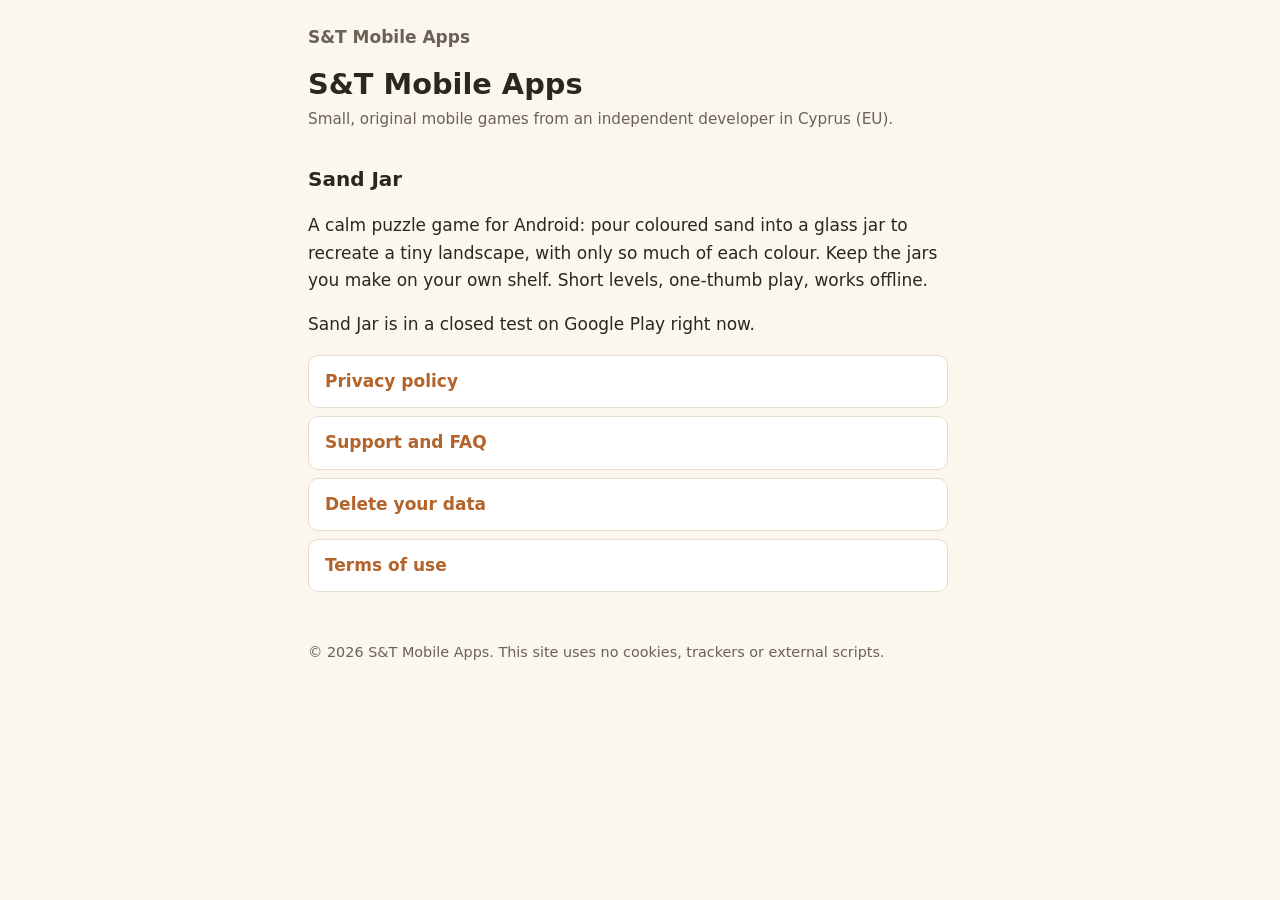
<file: index.html>
<!doctype html>
<html lang="en">
<head>
<meta charset="utf-8">
<meta name="viewport" content="width=device-width, initial-scale=1">
<title>S&amp;T Mobile Apps</title>
<meta name="description" content="S&amp;T Mobile Apps: small, original mobile games. Home of Sand Jar.">
<link rel="stylesheet" href="style.css">
</head>
<body>
<header><a class="home" href="./">S&amp;T Mobile Apps</a></header>
<main>
<h1>S&amp;T Mobile Apps</h1>
<p class="meta">Small, original mobile games from an independent developer in Cyprus (EU).</p>

<h2>Sand Jar</h2>
<p>A calm puzzle game for Android: pour coloured sand into a glass jar to recreate a tiny landscape, with only so much of each colour. Keep the jars you make on your own shelf. Short levels, one-thumb play, works offline.</p>
<p>Sand Jar is in a closed test on Google Play right now.</p>
<ul class="links">
  <li><a href="sandjar/privacy.html">Privacy policy</a></li>
  <li><a href="sandjar/support.html">Support and FAQ</a></li>
  <li><a href="sandjar/delete-data.html">Delete your data</a></li>
  <li><a href="sandjar/terms.html">Terms of use</a></li>
</ul>
</main>
<footer>&copy; 2026 S&amp;T Mobile Apps. This site uses no cookies, trackers or external scripts.</footer>
</body>
</html>
</file>
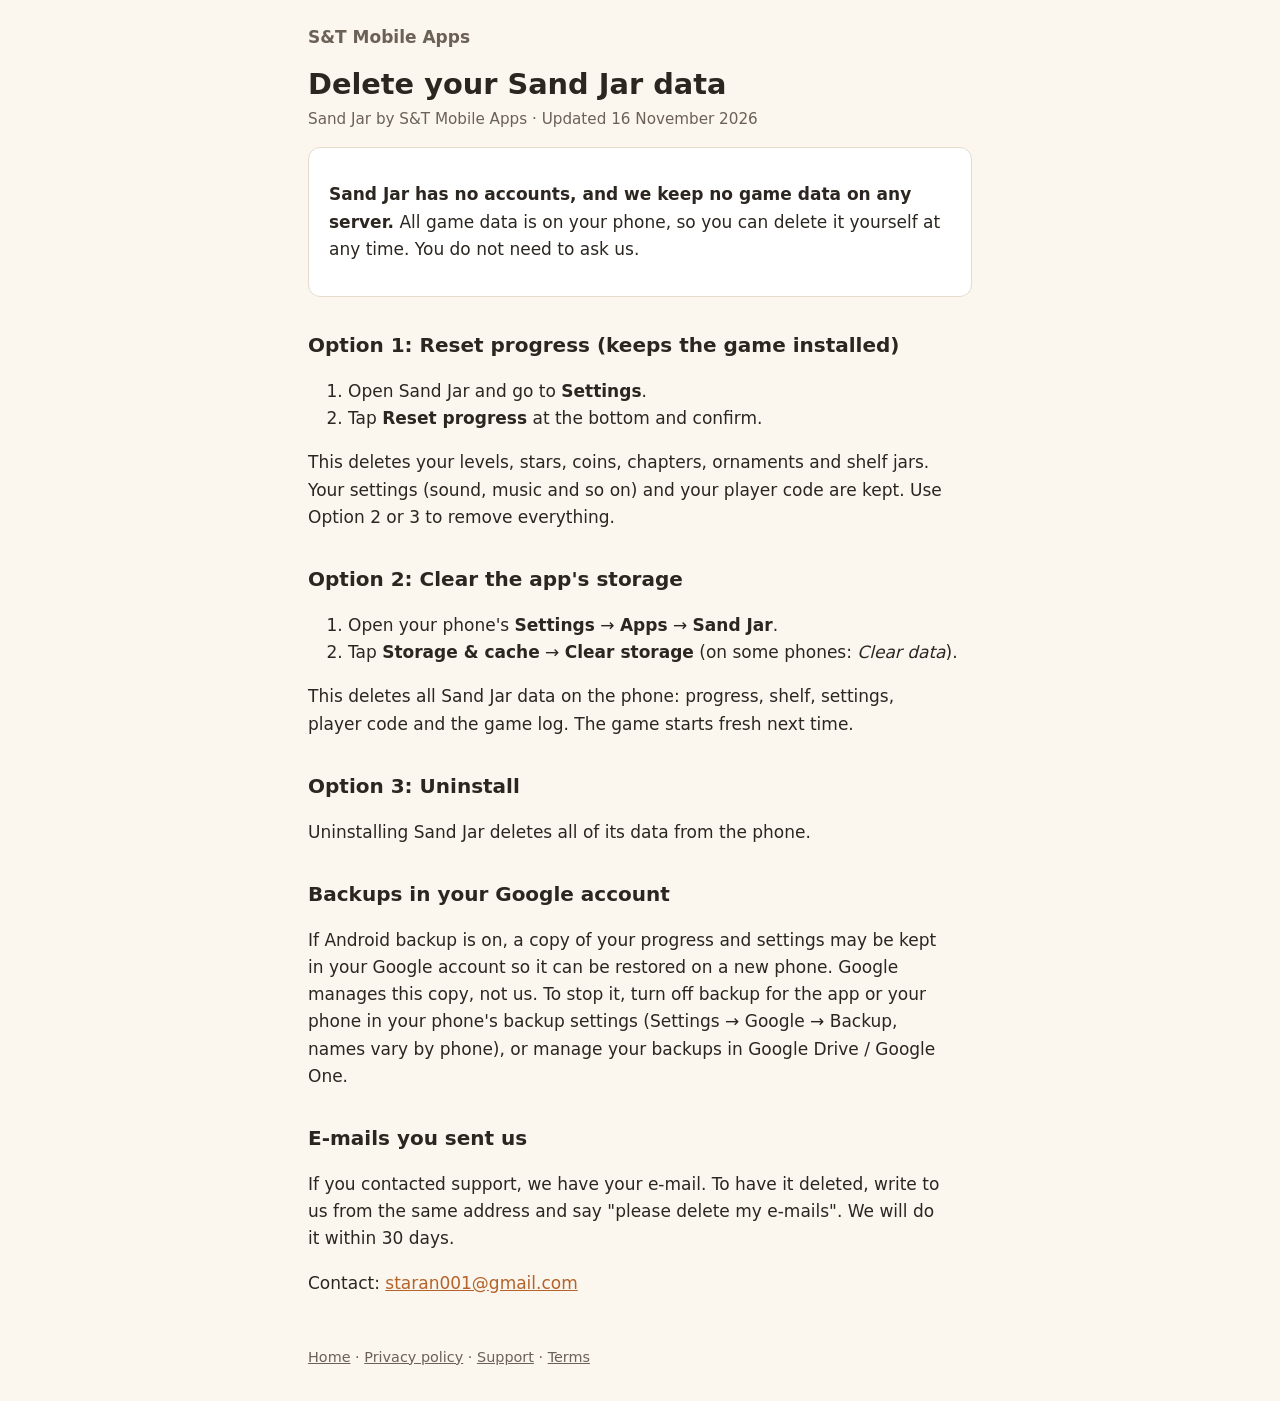
<file: sandjar/delete-data.html>
<!doctype html>
<html lang="en">
<head>
<meta charset="utf-8">
<meta name="viewport" content="width=device-width, initial-scale=1">
<title>Sand Jar: Delete your data</title>
<meta name="description" content="How to delete your Sand Jar game data.">
<link rel="stylesheet" href="../style.css">
</head>
<body>
<header><a class="home" href="../">S&amp;T Mobile Apps</a></header>
<main>
<h1>Delete your Sand Jar data</h1>
<p class="meta">Sand Jar by S&amp;T Mobile Apps &middot; Updated 16 November 2026</p>

<div class="card">
<p><strong>Sand Jar has no accounts, and we keep no game data on any server.</strong> All game data is on your phone, so you can delete it yourself at any time. You do not need to ask us.</p>
</div>

<h2>Option 1: Reset progress (keeps the game installed)</h2>
<ol>
  <li>Open Sand Jar and go to <strong>Settings</strong>.</li>
  <li>Tap <strong>Reset progress</strong> at the bottom and confirm.</li>
</ol>
<p>This deletes your levels, stars, coins, chapters, ornaments and shelf jars. Your settings (sound, music and so on) and your player code are kept. Use Option 2 or 3 to remove everything.</p>

<h2>Option 2: Clear the app's storage</h2>
<ol>
  <li>Open your phone's <strong>Settings</strong> &rarr; <strong>Apps</strong> &rarr; <strong>Sand Jar</strong>.</li>
  <li>Tap <strong>Storage &amp; cache</strong> &rarr; <strong>Clear storage</strong> (on some phones: <em>Clear data</em>).</li>
</ol>
<p>This deletes all Sand Jar data on the phone: progress, shelf, settings, player code and the game log. The game starts fresh next time.</p>

<h2>Option 3: Uninstall</h2>
<p>Uninstalling Sand Jar deletes all of its data from the phone.</p>

<h2>Backups in your Google account</h2>
<p>If Android backup is on, a copy of your progress and settings may be kept in your Google account so it can be restored on a new phone. Google manages this copy, not us. To stop it, turn off backup for the app or your phone in your phone's backup settings (Settings &rarr; Google &rarr; Backup, names vary by phone), or manage your backups in Google Drive / Google One.</p>

<h2>E-mails you sent us</h2>
<p>If you contacted support, we have your e-mail. To have it deleted, write to us from the same address and say "please delete my e-mails". We will do it within 30 days.</p>
<p>Contact: <a href="mailto:staran001@gmail.com">staran001@gmail.com</a></p>
</main>
<footer><a href="../">Home</a> &middot; <a href="privacy.html">Privacy policy</a> &middot; <a href="support.html">Support</a> &middot; <a href="terms.html">Terms</a></footer>
</body>
</html>
</file>
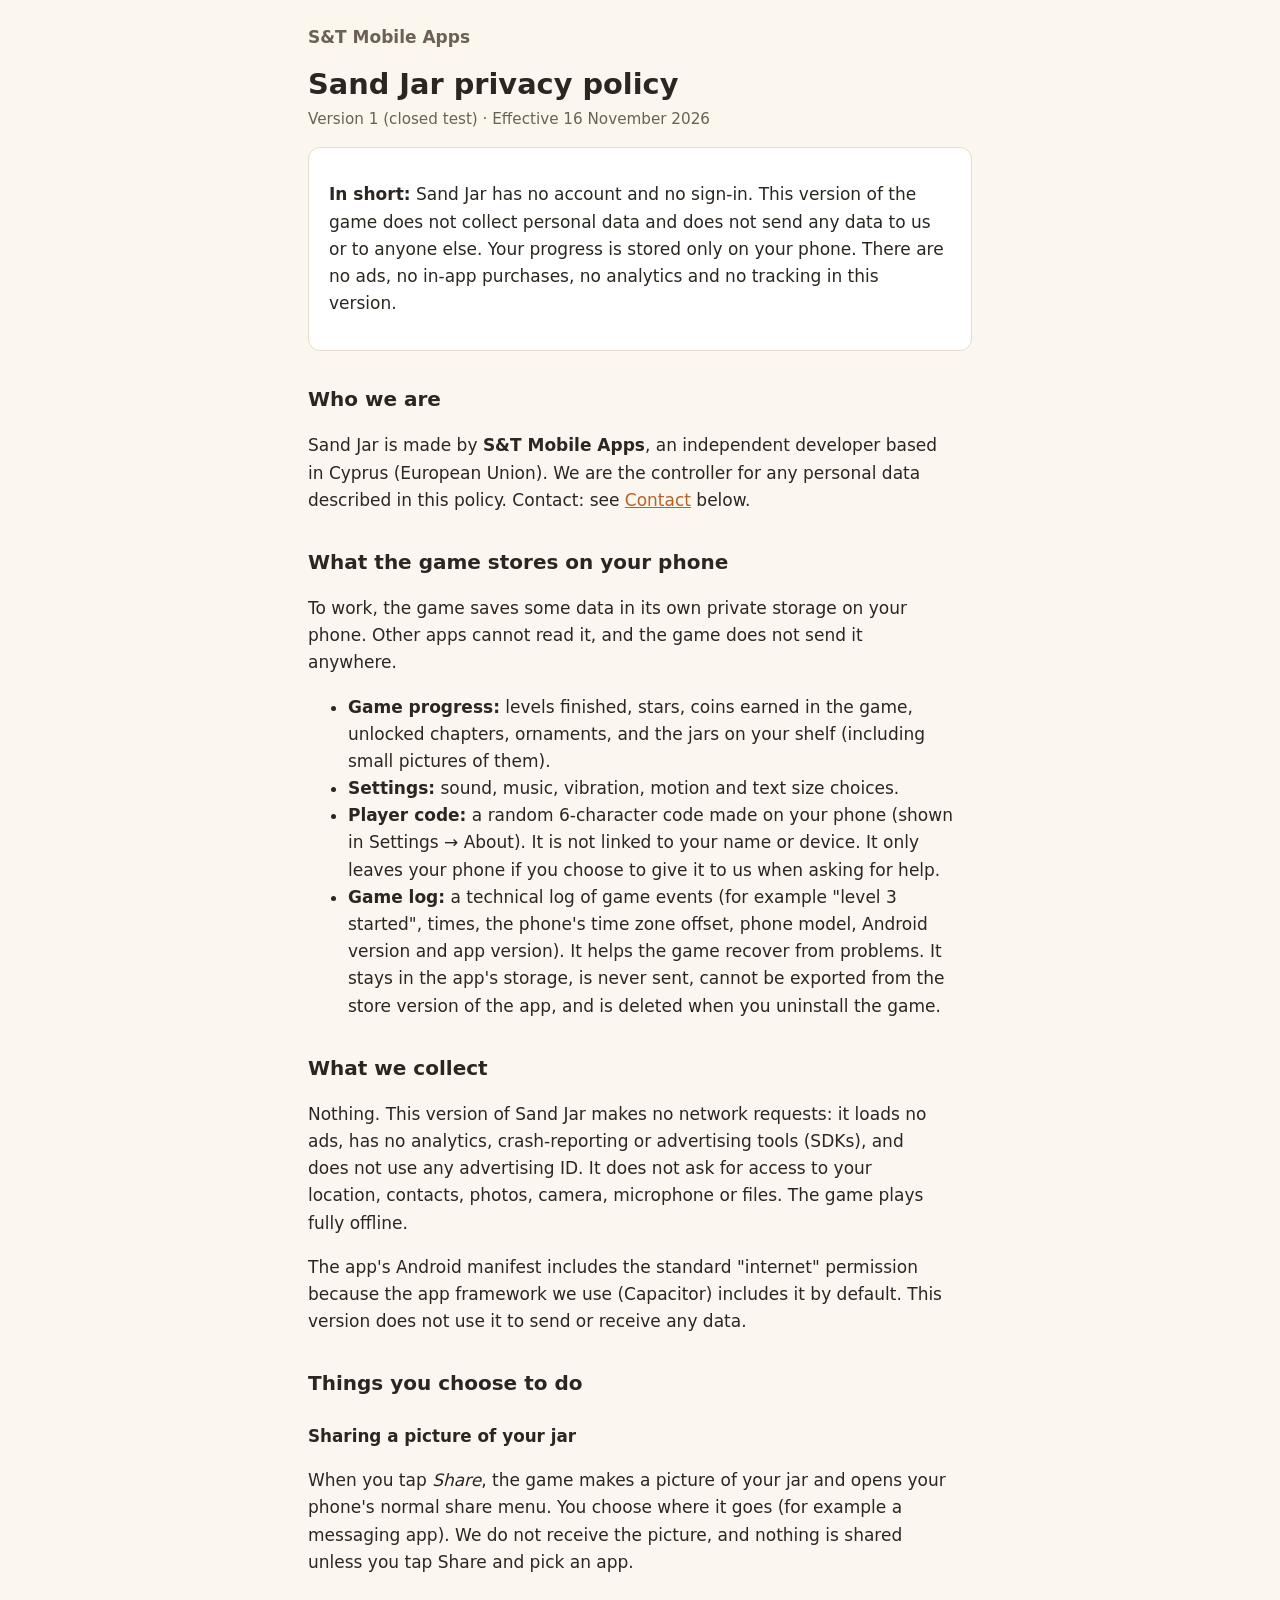
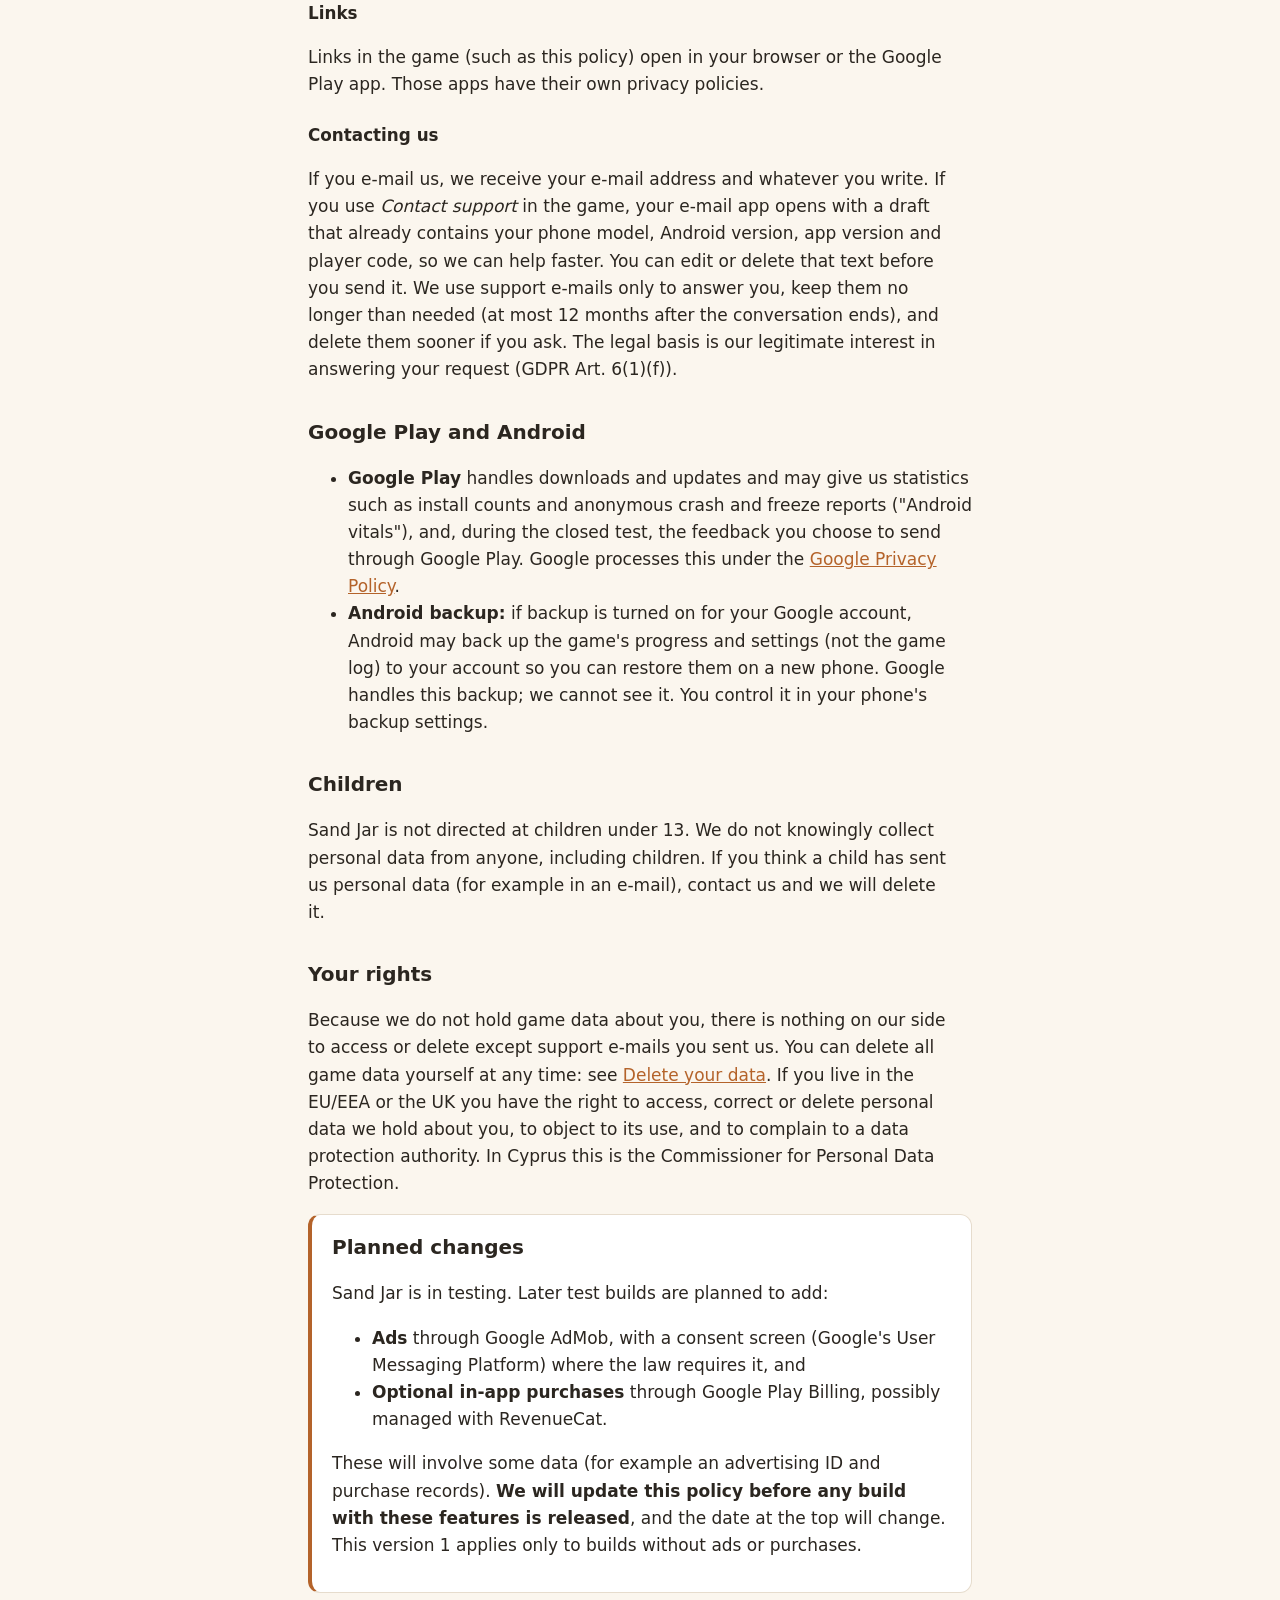
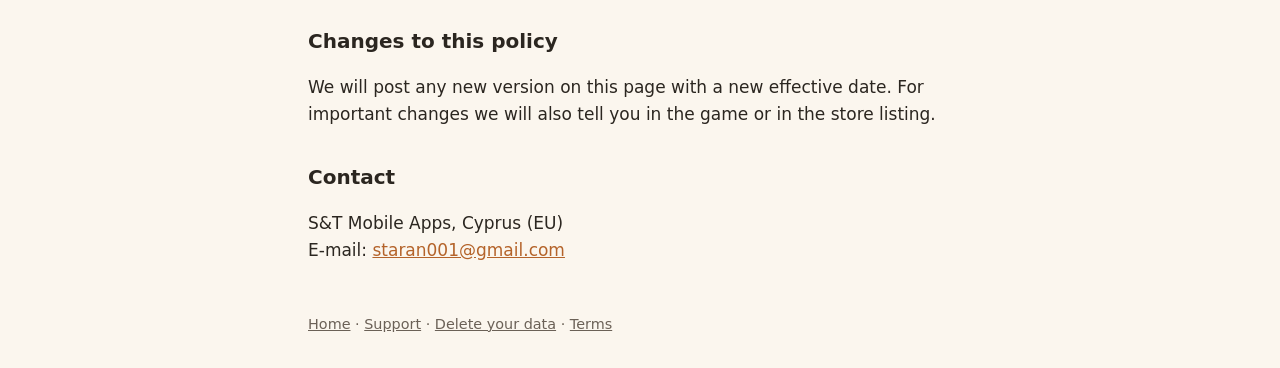
<file: sandjar/privacy.html>
<!doctype html>
<html lang="en">
<head>
<meta charset="utf-8">
<meta name="viewport" content="width=device-width, initial-scale=1">
<title>Sand Jar: Privacy policy</title>
<meta name="description" content="Privacy policy for the Sand Jar Android game by S&amp;T Mobile Apps.">
<link rel="stylesheet" href="../style.css">
<!-- Template-based policy (owner U3/U4: no lawyer). v1 = closed-test build CT1. Data inventory and code references:
     docs/tech/data-safety-ct1.md in the game repo. Update BEFORE any build that adds ads, purchases, analytics or crash SDKs. -->
</head>
<body>
<header><a class="home" href="../">S&amp;T Mobile Apps</a></header>
<main>
<h1>Sand Jar privacy policy</h1>
<p class="meta">Version 1 (closed test) &middot; Effective 16 November 2026</p>

<div class="card">
<p><strong>In short:</strong> Sand Jar has no account and no sign-in. This version of the game does not collect personal data and does not send any data to us or to anyone else. Your progress is stored only on your phone. There are no ads, no in-app purchases, no analytics and no tracking in this version.</p>
</div>

<h2>Who we are</h2>
<p>Sand Jar is made by <strong>S&amp;T Mobile Apps</strong>, an independent developer based in Cyprus (European Union). We are the controller for any personal data described in this policy. Contact: see <a href="#contact">Contact</a> below.</p>

<h2>What the game stores on your phone</h2>
<p>To work, the game saves some data in its own private storage on your phone. Other apps cannot read it, and the game does not send it anywhere.</p>
<ul>
  <li><strong>Game progress:</strong> levels finished, stars, coins earned in the game, unlocked chapters, ornaments, and the jars on your shelf (including small pictures of them).</li>
  <li><strong>Settings:</strong> sound, music, vibration, motion and text size choices.</li>
  <li><strong>Player code:</strong> a random 6-character code made on your phone (shown in Settings &rarr; About). It is not linked to your name or device. It only leaves your phone if you choose to give it to us when asking for help.</li>
  <li><strong>Game log:</strong> a technical log of game events (for example "level 3 started", times, the phone's time zone offset, phone model, Android version and app version). It helps the game recover from problems. It stays in the app's storage, is never sent, cannot be exported from the store version of the app, and is deleted when you uninstall the game.</li>
</ul>

<h2>What we collect</h2>
<p>Nothing. This version of Sand Jar makes no network requests: it loads no ads, has no analytics, crash-reporting or advertising tools (SDKs), and does not use any advertising ID. It does not ask for access to your location, contacts, photos, camera, microphone or files. The game plays fully offline.</p>
<p>The app's Android manifest includes the standard "internet" permission because the app framework we use (Capacitor) includes it by default. This version does not use it to send or receive any data.</p>

<h2>Things you choose to do</h2>
<h3>Sharing a picture of your jar</h3>
<p>When you tap <em>Share</em>, the game makes a picture of your jar and opens your phone's normal share menu. You choose where it goes (for example a messaging app). We do not receive the picture, and nothing is shared unless you tap Share and pick an app.</p>
<h3>Links</h3>
<p>Links in the game (such as this policy) open in your browser or the Google Play app. Those apps have their own privacy policies.</p>
<h3>Contacting us</h3>
<p>If you e-mail us, we receive your e-mail address and whatever you write. If you use <em>Contact support</em> in the game, your e-mail app opens with a draft that already contains your phone model, Android version, app version and player code, so we can help faster. You can edit or delete that text before you send it. We use support e-mails only to answer you, keep them no longer than needed (at most 12 months after the conversation ends), and delete them sooner if you ask. The legal basis is our legitimate interest in answering your request (GDPR Art. 6(1)(f)).</p>

<h2>Google Play and Android</h2>
<ul>
  <li><strong>Google Play</strong> handles downloads and updates and may give us statistics such as install counts and anonymous crash and freeze reports ("Android vitals"), and, during the closed test, the feedback you choose to send through Google Play. Google processes this under the <a href="https://policies.google.com/privacy">Google Privacy Policy</a>.</li>
  <li><strong>Android backup:</strong> if backup is turned on for your Google account, Android may back up the game's progress and settings (not the game log) to your account so you can restore them on a new phone. Google handles this backup; we cannot see it. You control it in your phone's backup settings.</li>
</ul>

<h2>Children</h2>
<p>Sand Jar is not directed at children under 13. We do not knowingly collect personal data from anyone, including children. If you think a child has sent us personal data (for example in an e-mail), contact us and we will delete it.</p>

<h2>Your rights</h2>
<p>Because we do not hold game data about you, there is nothing on our side to access or delete except support e-mails you sent us. You can delete all game data yourself at any time: see <a href="delete-data.html">Delete your data</a>. If you live in the EU/EEA or the UK you have the right to access, correct or delete personal data we hold about you, to object to its use, and to complain to a data protection authority. In Cyprus this is the Commissioner for Personal Data Protection.</p>

<div class="card note">
<h2 style="margin-top:0">Planned changes</h2>
<p>Sand Jar is in testing. Later test builds are planned to add:</p>
<ul>
  <li><strong>Ads</strong> through Google AdMob, with a consent screen (Google's User Messaging Platform) where the law requires it, and</li>
  <li><strong>Optional in-app purchases</strong> through Google Play Billing, possibly managed with RevenueCat.</li>
</ul>
<p>These will involve some data (for example an advertising ID and purchase records). <strong>We will update this policy before any build with these features is released</strong>, and the date at the top will change. This version 1 applies only to builds without ads or purchases.</p>
</div>

<h2>Changes to this policy</h2>
<p>We will post any new version on this page with a new effective date. For important changes we will also tell you in the game or in the store listing.</p>

<h2 id="contact">Contact</h2>
<p>S&amp;T Mobile Apps, Cyprus (EU)<br>
E-mail: <a href="mailto:staran001@gmail.com">staran001@gmail.com</a></p>
</main>
<footer><a href="../">Home</a> &middot; <a href="support.html">Support</a> &middot; <a href="delete-data.html">Delete your data</a> &middot; <a href="terms.html">Terms</a></footer>
</body>
</html>
</file>
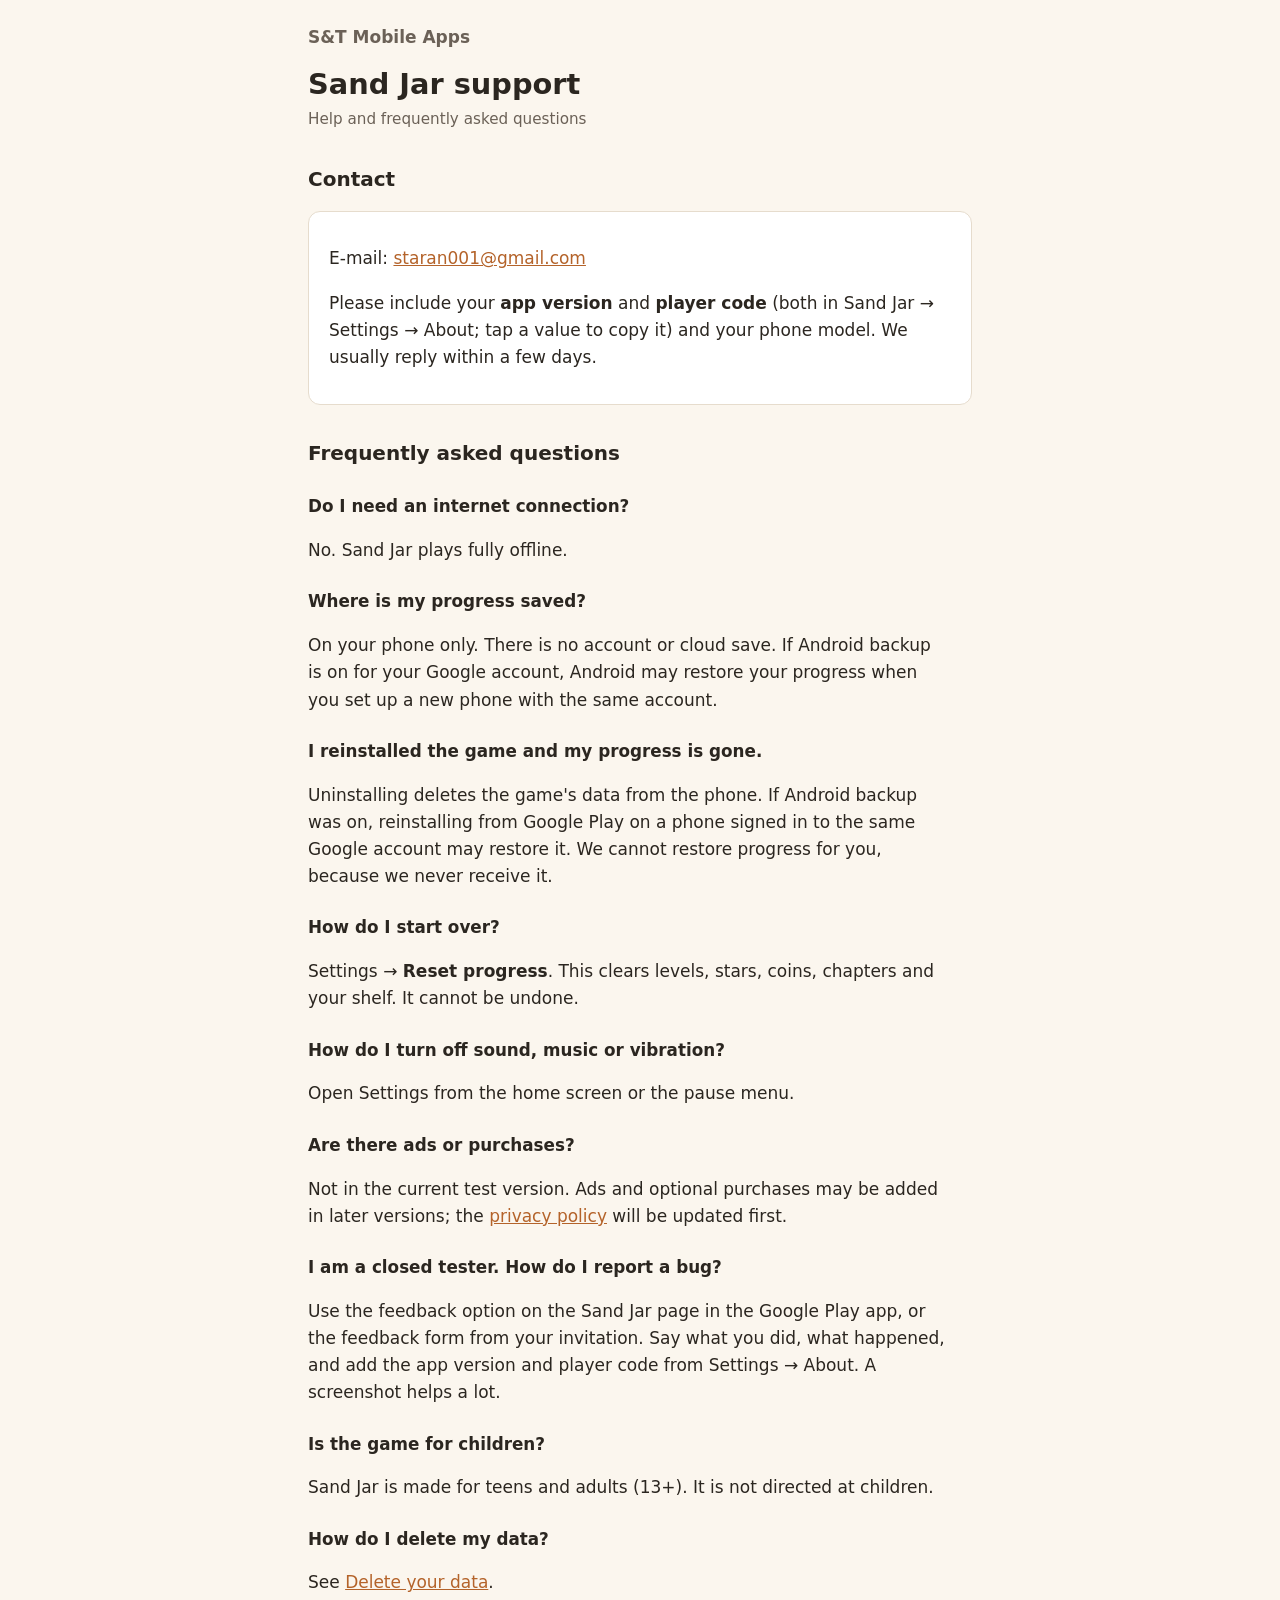
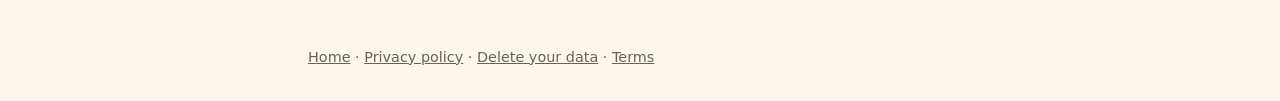
<file: sandjar/support.html>
<!doctype html>
<html lang="en">
<head>
<meta charset="utf-8">
<meta name="viewport" content="width=device-width, initial-scale=1">
<title>Sand Jar: Support</title>
<meta name="description" content="Help and frequently asked questions for the Sand Jar Android game.">
<link rel="stylesheet" href="../style.css">
</head>
<body>
<header><a class="home" href="../">S&amp;T Mobile Apps</a></header>
<main>
<h1>Sand Jar support</h1>
<p class="meta">Help and frequently asked questions</p>

<h2>Contact</h2>
<div class="card">
<p>E-mail: <a href="mailto:staran001@gmail.com">staran001@gmail.com</a></p>
<p>Please include your <strong>app version</strong> and <strong>player code</strong> (both in Sand Jar &rarr; Settings &rarr; About; tap a value to copy it) and your phone model. We usually reply within a few days.</p>
</div>

<h2>Frequently asked questions</h2>

<h3>Do I need an internet connection?</h3>
<p>No. Sand Jar plays fully offline.</p>

<h3>Where is my progress saved?</h3>
<p>On your phone only. There is no account or cloud save. If Android backup is on for your Google account, Android may restore your progress when you set up a new phone with the same account.</p>

<h3>I reinstalled the game and my progress is gone.</h3>
<p>Uninstalling deletes the game's data from the phone. If Android backup was on, reinstalling from Google Play on a phone signed in to the same Google account may restore it. We cannot restore progress for you, because we never receive it.</p>

<h3>How do I start over?</h3>
<p>Settings &rarr; <strong>Reset progress</strong>. This clears levels, stars, coins, chapters and your shelf. It cannot be undone.</p>

<h3>How do I turn off sound, music or vibration?</h3>
<p>Open Settings from the home screen or the pause menu.</p>

<h3>Are there ads or purchases?</h3>
<p>Not in the current test version. Ads and optional purchases may be added in later versions; the <a href="privacy.html">privacy policy</a> will be updated first.</p>

<h3>I am a closed tester. How do I report a bug?</h3>
<p>Use the feedback option on the Sand Jar page in the Google Play app, or the feedback form from your invitation. Say what you did, what happened, and add the app version and player code from Settings &rarr; About. A screenshot helps a lot.</p>

<h3>Is the game for children?</h3>
<p>Sand Jar is made for teens and adults (13+). It is not directed at children.</p>

<h3>How do I delete my data?</h3>
<p>See <a href="delete-data.html">Delete your data</a>.</p>
</main>
<footer><a href="../">Home</a> &middot; <a href="privacy.html">Privacy policy</a> &middot; <a href="delete-data.html">Delete your data</a> &middot; <a href="terms.html">Terms</a></footer>
</body>
</html>
</file>
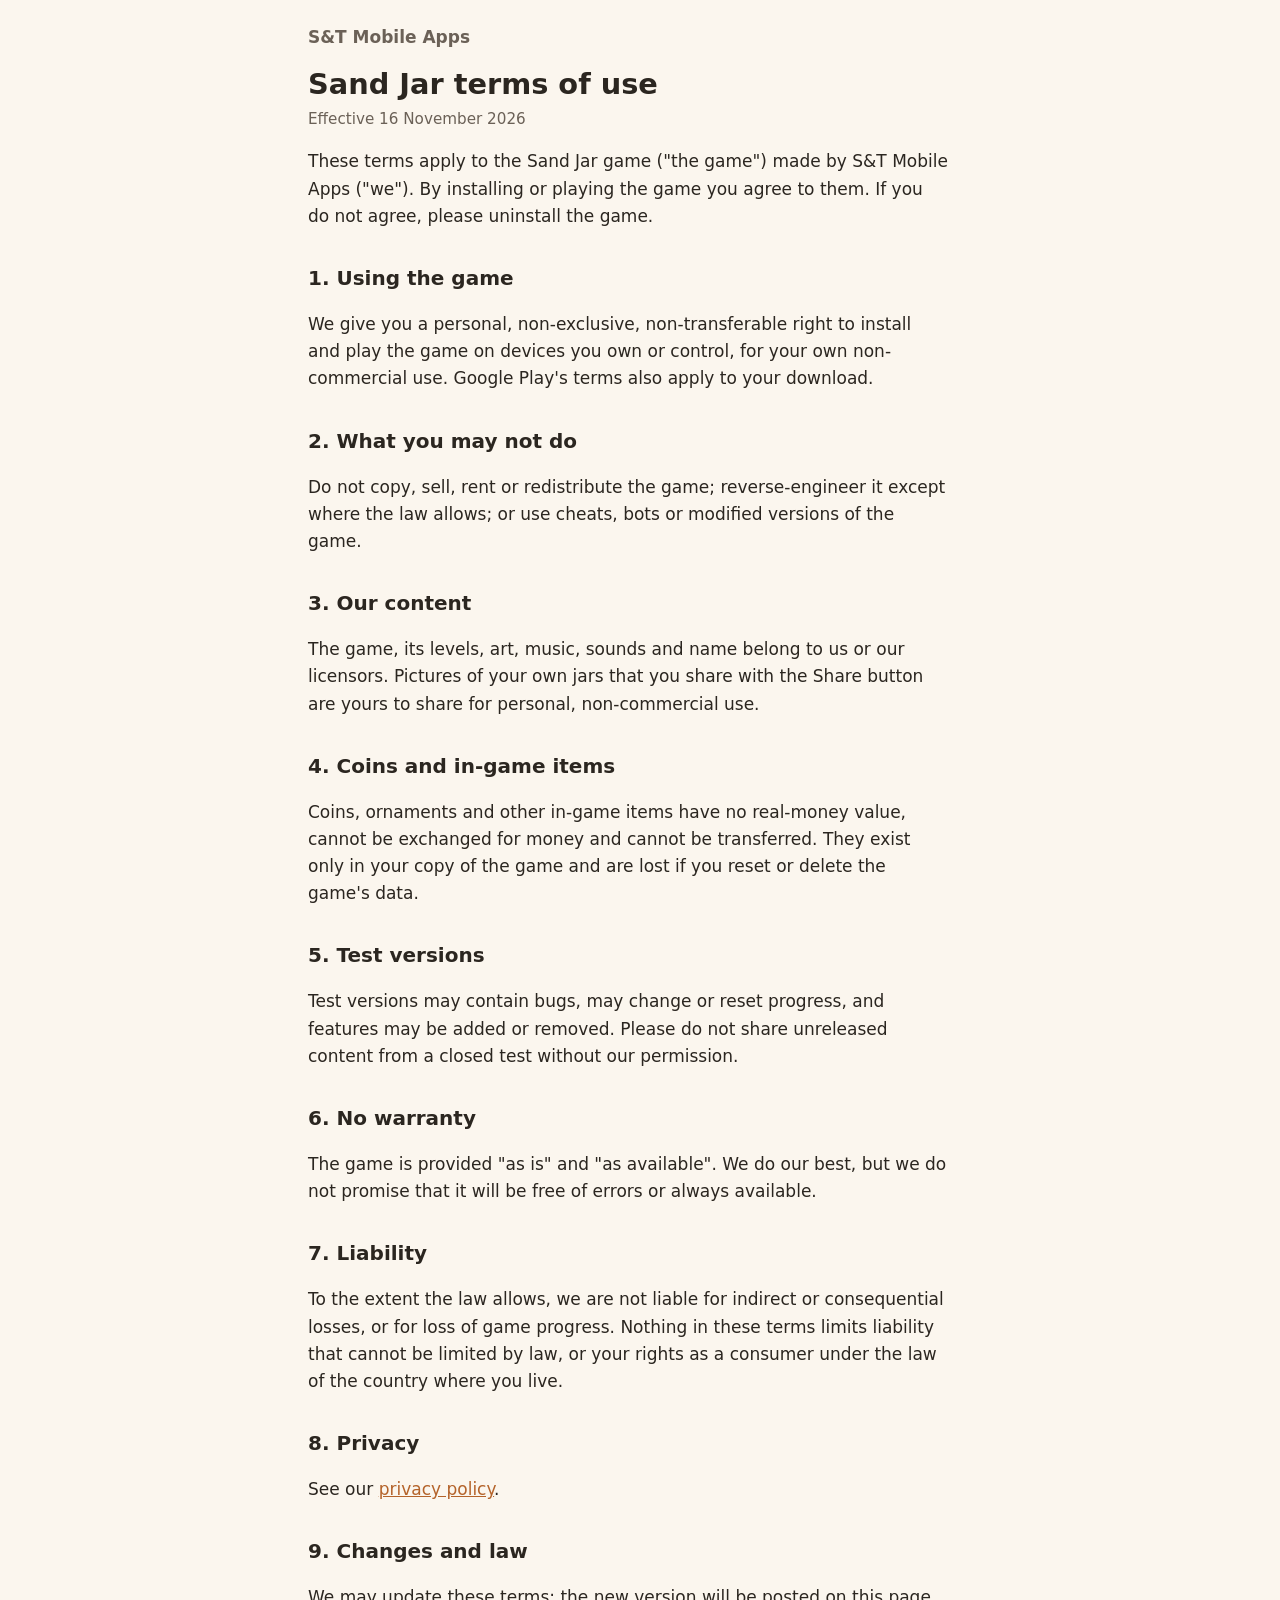
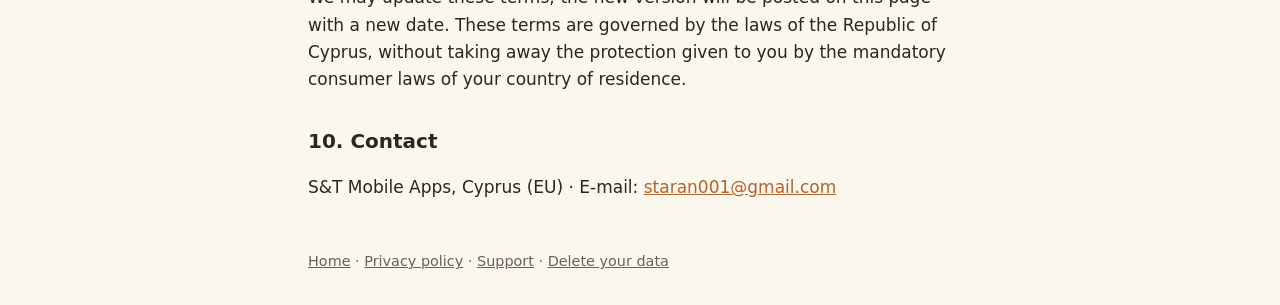
<file: sandjar/terms.html>
<!doctype html>
<html lang="en">
<head>
<meta charset="utf-8">
<meta name="viewport" content="width=device-width, initial-scale=1">
<title>Sand Jar: Terms of use</title>
<meta name="description" content="Terms of use for the Sand Jar Android game.">
<link rel="stylesheet" href="../style.css">
<!-- Short template terms (owner U3/U4: templates only, no lawyer). Revisit before purchases are added (CT5). -->
</head>
<body>
<header><a class="home" href="../">S&amp;T Mobile Apps</a></header>
<main>
<h1>Sand Jar terms of use</h1>
<p class="meta">Effective 16 November 2026</p>

<p>These terms apply to the Sand Jar game ("the game") made by S&amp;T Mobile Apps ("we"). By installing or playing the game you agree to them. If you do not agree, please uninstall the game.</p>

<h2>1. Using the game</h2>
<p>We give you a personal, non-exclusive, non-transferable right to install and play the game on devices you own or control, for your own non-commercial use. Google Play's terms also apply to your download.</p>

<h2>2. What you may not do</h2>
<p>Do not copy, sell, rent or redistribute the game; reverse-engineer it except where the law allows; or use cheats, bots or modified versions of the game.</p>

<h2>3. Our content</h2>
<p>The game, its levels, art, music, sounds and name belong to us or our licensors. Pictures of your own jars that you share with the Share button are yours to share for personal, non-commercial use.</p>

<h2>4. Coins and in-game items</h2>
<p>Coins, ornaments and other in-game items have no real-money value, cannot be exchanged for money and cannot be transferred. They exist only in your copy of the game and are lost if you reset or delete the game's data.</p>

<h2>5. Test versions</h2>
<p>Test versions may contain bugs, may change or reset progress, and features may be added or removed. Please do not share unreleased content from a closed test without our permission.</p>

<h2>6. No warranty</h2>
<p>The game is provided "as is" and "as available". We do our best, but we do not promise that it will be free of errors or always available.</p>

<h2>7. Liability</h2>
<p>To the extent the law allows, we are not liable for indirect or consequential losses, or for loss of game progress. Nothing in these terms limits liability that cannot be limited by law, or your rights as a consumer under the law of the country where you live.</p>

<h2>8. Privacy</h2>
<p>See our <a href="privacy.html">privacy policy</a>.</p>

<h2>9. Changes and law</h2>
<p>We may update these terms; the new version will be posted on this page with a new date. These terms are governed by the laws of the Republic of Cyprus, without taking away the protection given to you by the mandatory consumer laws of your country of residence.</p>

<h2>10. Contact</h2>
<p>S&amp;T Mobile Apps, Cyprus (EU) &middot; E-mail: <a href="mailto:staran001@gmail.com">staran001@gmail.com</a></p>
</main>
<footer><a href="../">Home</a> &middot; <a href="privacy.html">Privacy policy</a> &middot; <a href="support.html">Support</a> &middot; <a href="delete-data.html">Delete your data</a></footer>
</body>
</html>
</file>
<file: style.css>
/* S&T Mobile Apps site: one small stylesheet, system fonts only, no external resources. */
:root { --bg: #fbf6ee; --fg: #2b2620; --muted: #6b6157; --accent: #b4632a; --card: #fff; --line: #e6dccd; }
@media (prefers-color-scheme: dark) {
  :root { --bg: #1c1915; --fg: #efe8de; --muted: #b3a89a; --accent: #e59a5c; --card: #26221d; --line: #3a342c; }
}
* { box-sizing: border-box; }
html { -webkit-text-size-adjust: 100%; }
body { margin: 0; background: var(--bg); color: var(--fg); font: 17px/1.6 system-ui, -apple-system, "Segoe UI", Roboto, sans-serif; }
main, header, footer { max-width: 44rem; margin: 0 auto; padding: 0 1.25rem; }
header { padding-top: 1.5rem; }
header a.home { color: var(--muted); text-decoration: none; font-weight: 600; }
h1 { font-size: 1.8rem; line-height: 1.25; margin: 1rem 0 .25rem; }
h2 { font-size: 1.25rem; margin: 2rem 0 .5rem; }
h3 { font-size: 1.05rem; margin: 1.5rem 0 .25rem; }
p, li { max-width: 40rem; }
a { color: var(--accent); }
.meta { color: var(--muted); font-size: .95rem; margin-top: 0; }
.card { background: var(--card); border: 1px solid var(--line); border-radius: 12px; padding: 1rem 1.25rem; margin: 1rem 0; }
.note { border-left: 4px solid var(--accent); }
.todo { background: #ffe9a8; color: #3a2e00; padding: 0 .25rem; border-radius: 4px; }
ul.links { list-style: none; padding: 0; }
ul.links li { margin: .5rem 0; }
ul.links a { display: block; padding: .75rem 1rem; background: var(--card); border: 1px solid var(--line); border-radius: 10px; text-decoration: none; font-weight: 600; }
table { border-collapse: collapse; width: 100%; font-size: .95rem; }
th, td { text-align: left; vertical-align: top; padding: .5rem; border-bottom: 1px solid var(--line); }
footer { color: var(--muted); font-size: .9rem; padding-top: 2rem; padding-bottom: 2rem; }
footer a { color: var(--muted); }
</file>
